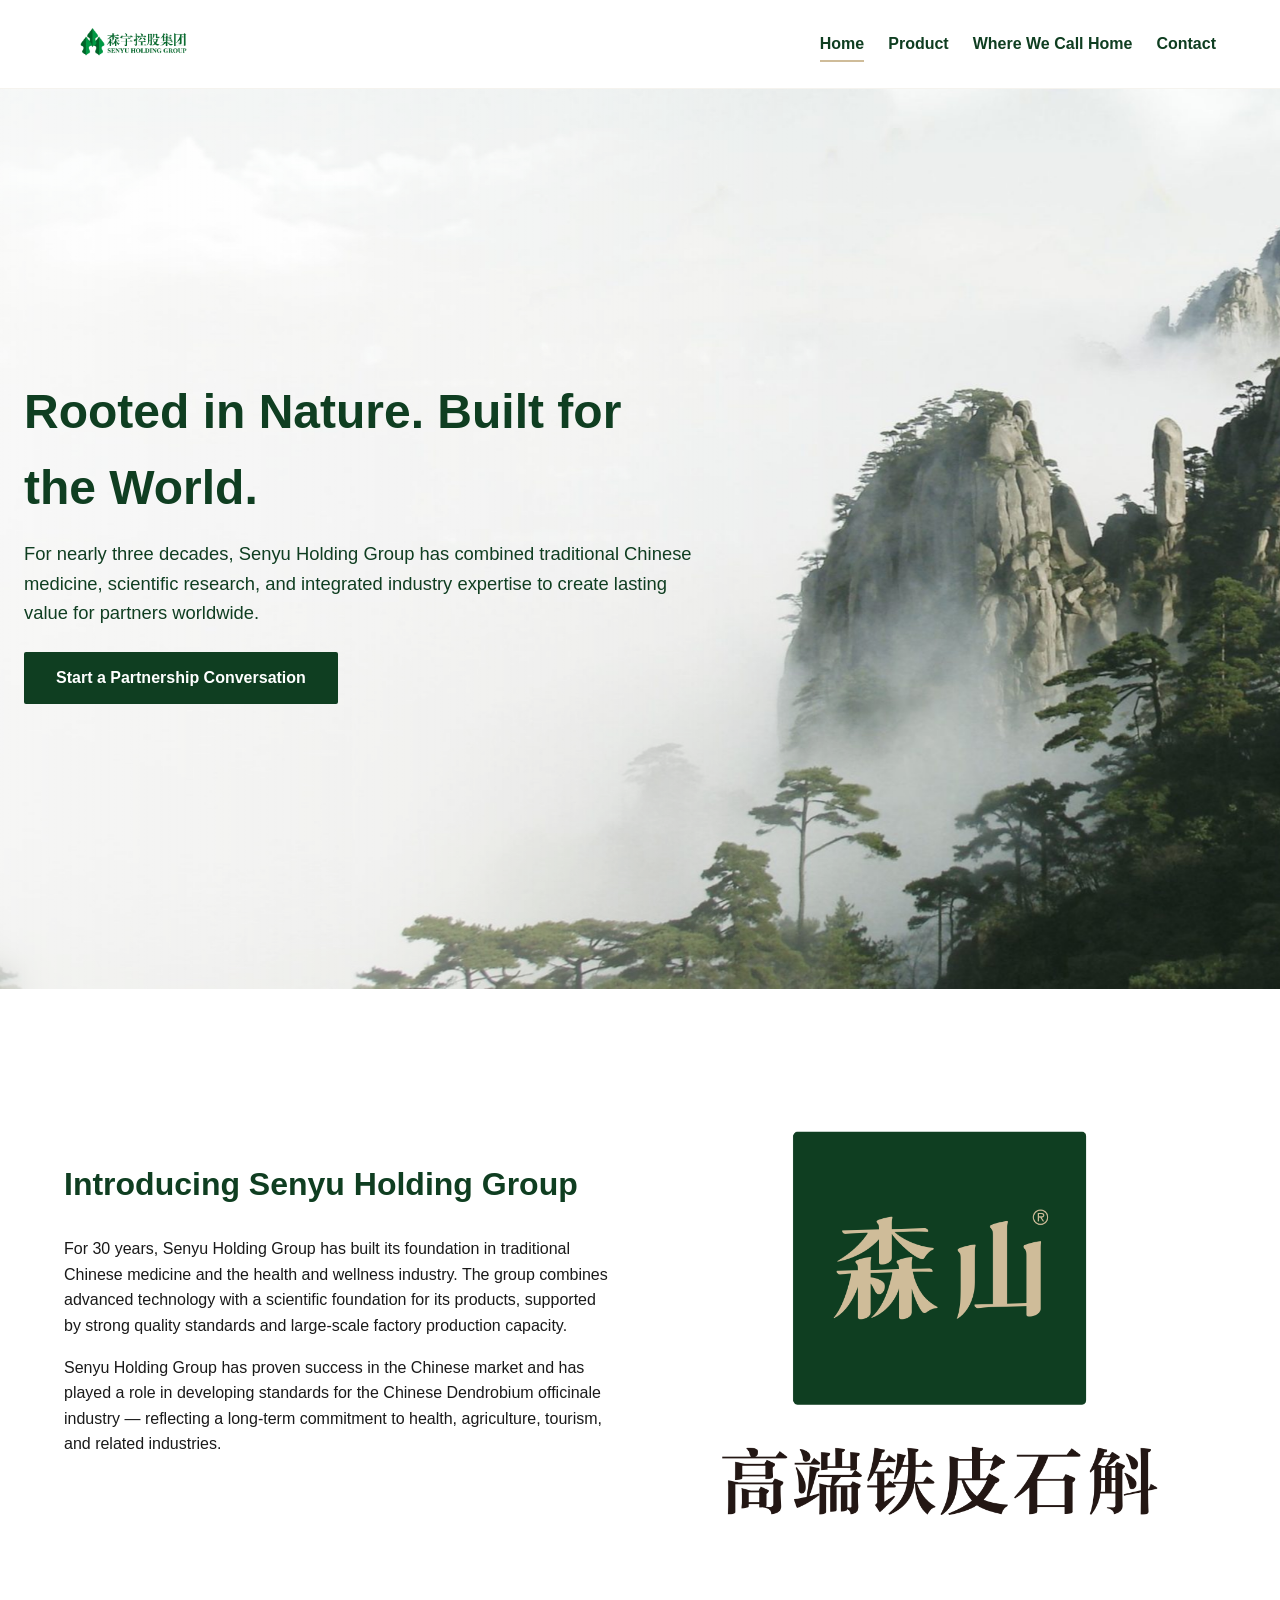
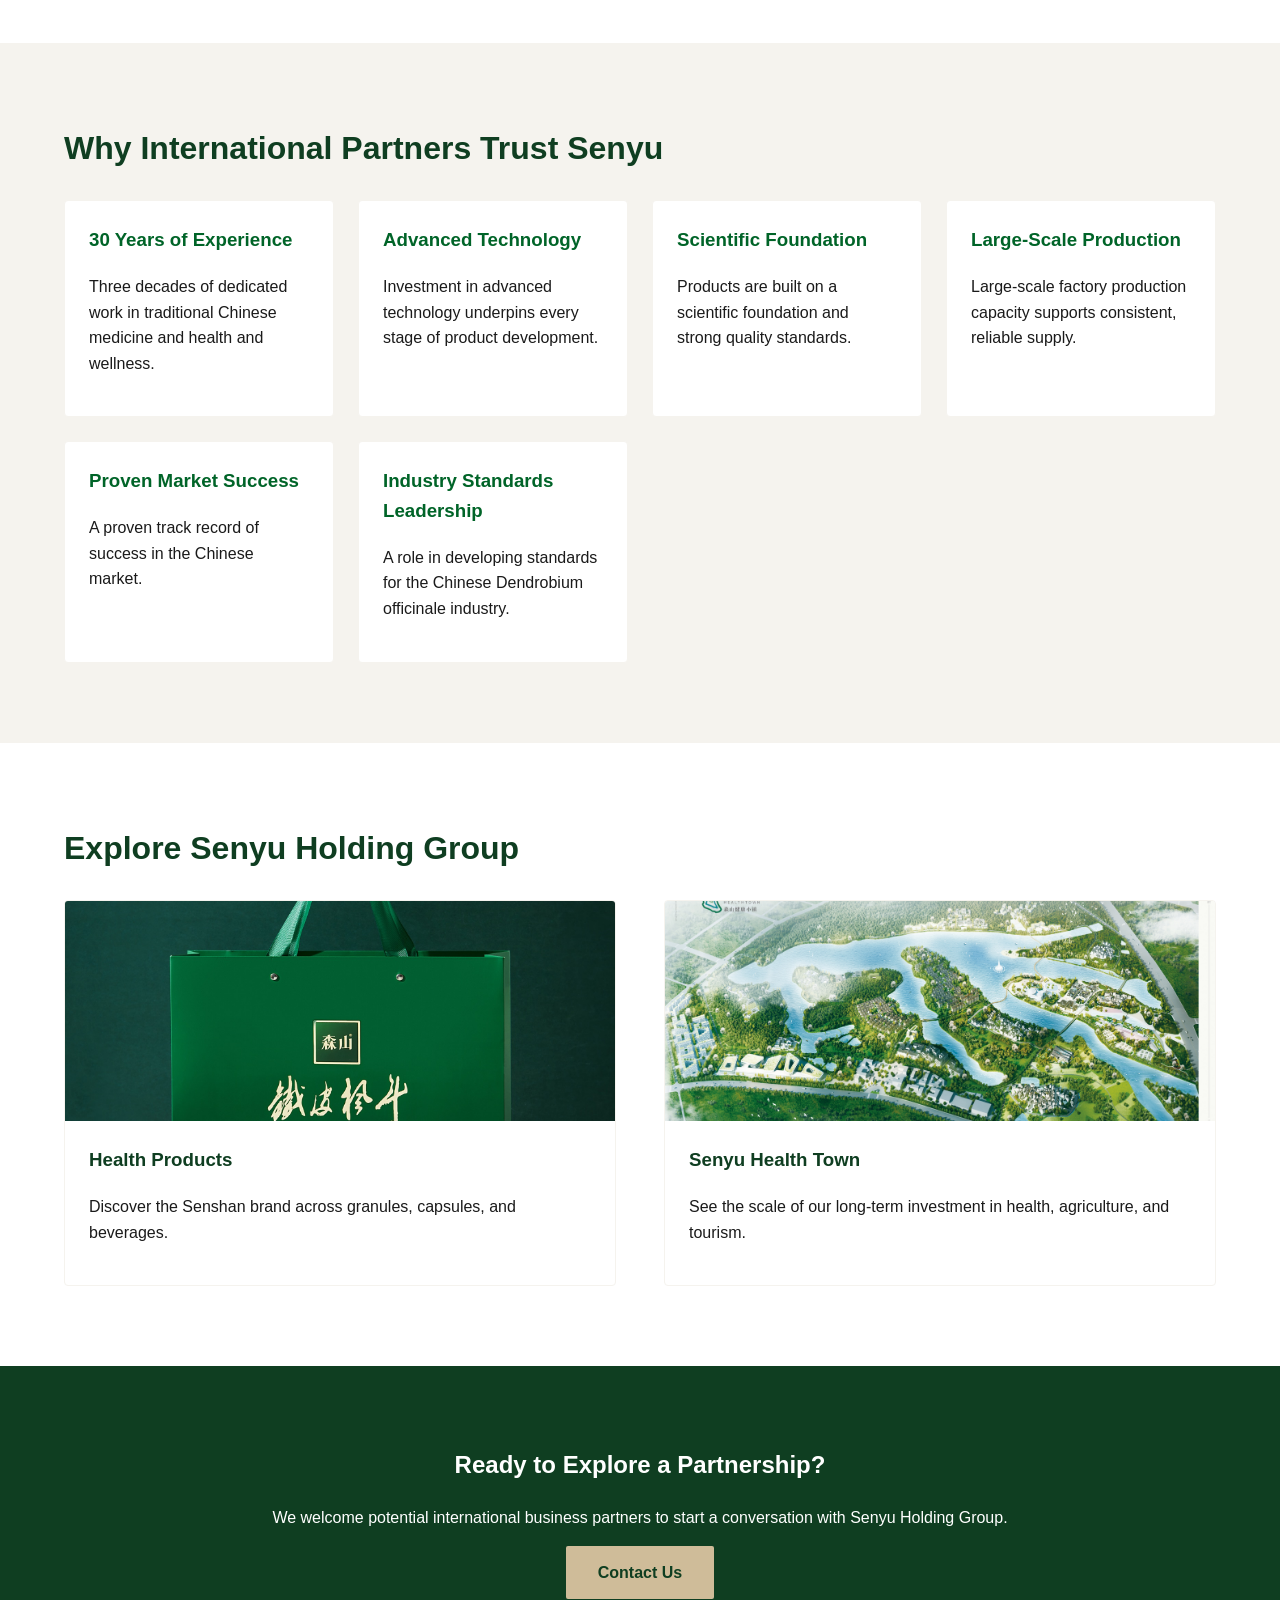
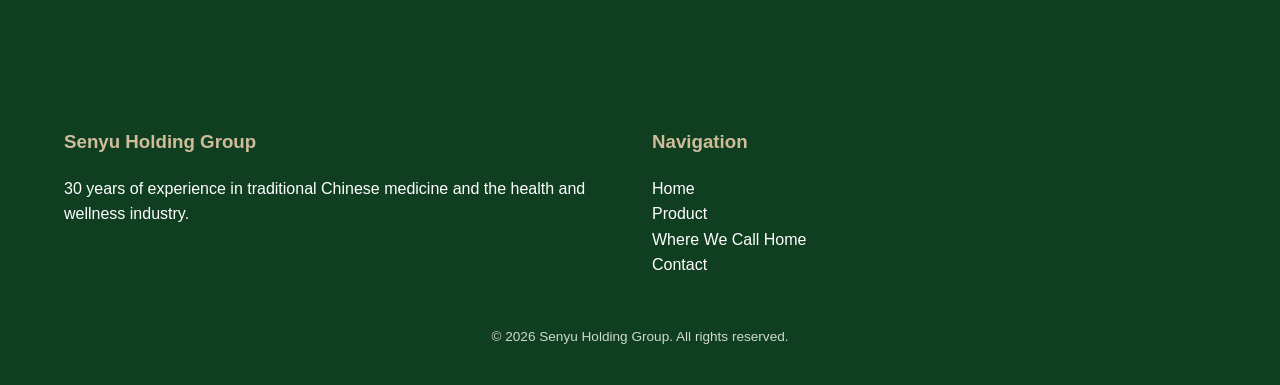
<file: index.html>
<!DOCTYPE html>
<html lang="en">
<head>
  <meta charset="UTF-8">
  <meta name="viewport" content="width=device-width, initial-scale=1.0">
  <title>Senyu Holding Group | 30 Years in Traditional Chinese Medicine &amp; Wellness</title>
  <meta name="description" content="Senyu Holding Group is a Chinese company with 30 years of experience in traditional Chinese medicine and the health and wellness industry, home to the Senshan health product brand.">
  <link rel="icon" type="image/png" href="photo/branding/favicon.png">
  <link rel="stylesheet" href="stylesheets/styles.css">
</head>
<body>

  <header class="site-header">
    <div class="container">
      <a class="site-logo" href="index.html">
        <img src="photo/branding/senyu-logo-horizontal.png" alt="Senyu Holding Group logo">
      </a>
      <button class="nav-toggle" aria-label="Toggle navigation" aria-expanded="false" aria-controls="primary-navigation">&#9776;</button>
      <nav class="site-nav" id="primary-navigation">
        <ul>
          <li><a href="index.html" aria-current="page">Home</a></li>
          <li><a href="products.html">Product</a></li>
          <li><a href="health-town.html">Where We Call Home</a></li>
          <li><a href="contact.html">Contact</a></li>
        </ul>
      </nav>
    </div>
  </header>

  <main>

    <section class="hero hero--home">
      <div class="hero-media" style="background-image: url('photo/branding/senshan-mountain-hero.jpg');" aria-hidden="true"></div>
      <div class="hero-content">
        <h1>Rooted in Nature. Built for the World.</h1>
        <p>For nearly three decades, Senyu Holding Group has combined traditional Chinese medicine, scientific research, and integrated industry expertise to create lasting value for partners worldwide.</p>
        <a class="btn" href="contact.html">Start a Partnership Conversation</a>
      </div>
    </section>

    <section>
      <div class="container two-col">
        <div>
          <h2 class="section-title">Introducing Senyu Holding Group</h2>
          <p>For 30 years, Senyu Holding Group has built its foundation in traditional Chinese medicine and the health and wellness industry. The group combines advanced technology with a scientific foundation for its products, supported by strong quality standards and large-scale factory production capacity.</p>
          <p>Senyu Holding Group has proven success in the Chinese market and has played a role in developing standards for the Chinese Dendrobium officinale industry &mdash; reflecting a long-term commitment to health, agriculture, tourism, and related industries.</p>
        </div>
        <div>
          <img src="photo/branding/senshan-logo-gold-on-green.png" alt="Senshan brand mark, the health product brand of Senyu Holding Group">
        </div>
      </div>
    </section>

    <section class="alt">
      <div class="container">
        <h2 class="section-title">Why International Partners Trust Senyu</h2>
        <div class="facts-grid">
          <div class="fact-card">
            <h3>30 Years of Experience</h3>
            <p>Three decades of dedicated work in traditional Chinese medicine and health and wellness.</p>
          </div>
          <div class="fact-card">
            <h3>Advanced Technology</h3>
            <p>Investment in advanced technology underpins every stage of product development.</p>
          </div>
          <div class="fact-card">
            <h3>Scientific Foundation</h3>
            <p>Products are built on a scientific foundation and strong quality standards.</p>
          </div>
          <div class="fact-card">
            <h3>Large-Scale Production</h3>
            <p>Large-scale factory production capacity supports consistent, reliable supply.</p>
          </div>
          <div class="fact-card">
            <h3>Proven Market Success</h3>
            <p>A proven track record of success in the Chinese market.</p>
          </div>
          <div class="fact-card">
            <h3>Industry Standards Leadership</h3>
            <p>A role in developing standards for the Chinese Dendrobium officinale industry.</p>
          </div>
        </div>
      </div>
    </section>

    <section>
      <div class="container">
        <h2 class="section-title">Explore Senyu Holding Group</h2>
        <div class="promo-grid">
          <a class="promo-card" href="products.html">
            <img src="photo/granules/24pack/packaging.jpg" alt="Senshan health product packaging">
            <div class="promo-card-body">
              <h3>Health Products</h3>
              <p>Discover the Senshan brand across granules, capsules, and beverages.</p>
            </div>
          </a>
          <a class="promo-card" href="health-town.html">
            <img src="photo/branding/senshan-healthtown-masterplan.jpg" alt="Senyu Health Town masterplan illustration">
            <div class="promo-card-body">
              <h3>Senyu Health Town</h3>
              <p>See the scale of our long-term investment in health, agriculture, and tourism.</p>
            </div>
          </a>
        </div>
      </div>
    </section>

    <section class="cta-band">
      <div class="container">
        <h2>Ready to Explore a Partnership?</h2>
        <p>We welcome potential international business partners to start a conversation with Senyu Holding Group.</p>
        <a class="btn" href="contact.html">Contact Us</a>
      </div>
    </section>

  </main>

  <footer class="site-footer">
    <div class="container footer-grid">
      <div>
        <h3>Senyu Holding Group</h3>
        <p>30 years of experience in traditional Chinese medicine and the health and wellness industry.</p>
      </div>
      <div>
        <h3>Navigation</h3>
        <nav>
          <ul>
            <li><a href="index.html">Home</a></li>
            <li><a href="products.html">Product</a></li>
            <li><a href="health-town.html">Where We Call Home</a></li>
            <li><a href="contact.html">Contact</a></li>
          </ul>
        </nav>
      </div>
    </div>
    <p class="footer-bottom">&copy; 2026 Senyu Holding Group. All rights reserved.</p>
  </footer>

  <script src="script.js"></script>
</body>
</html>
</file>
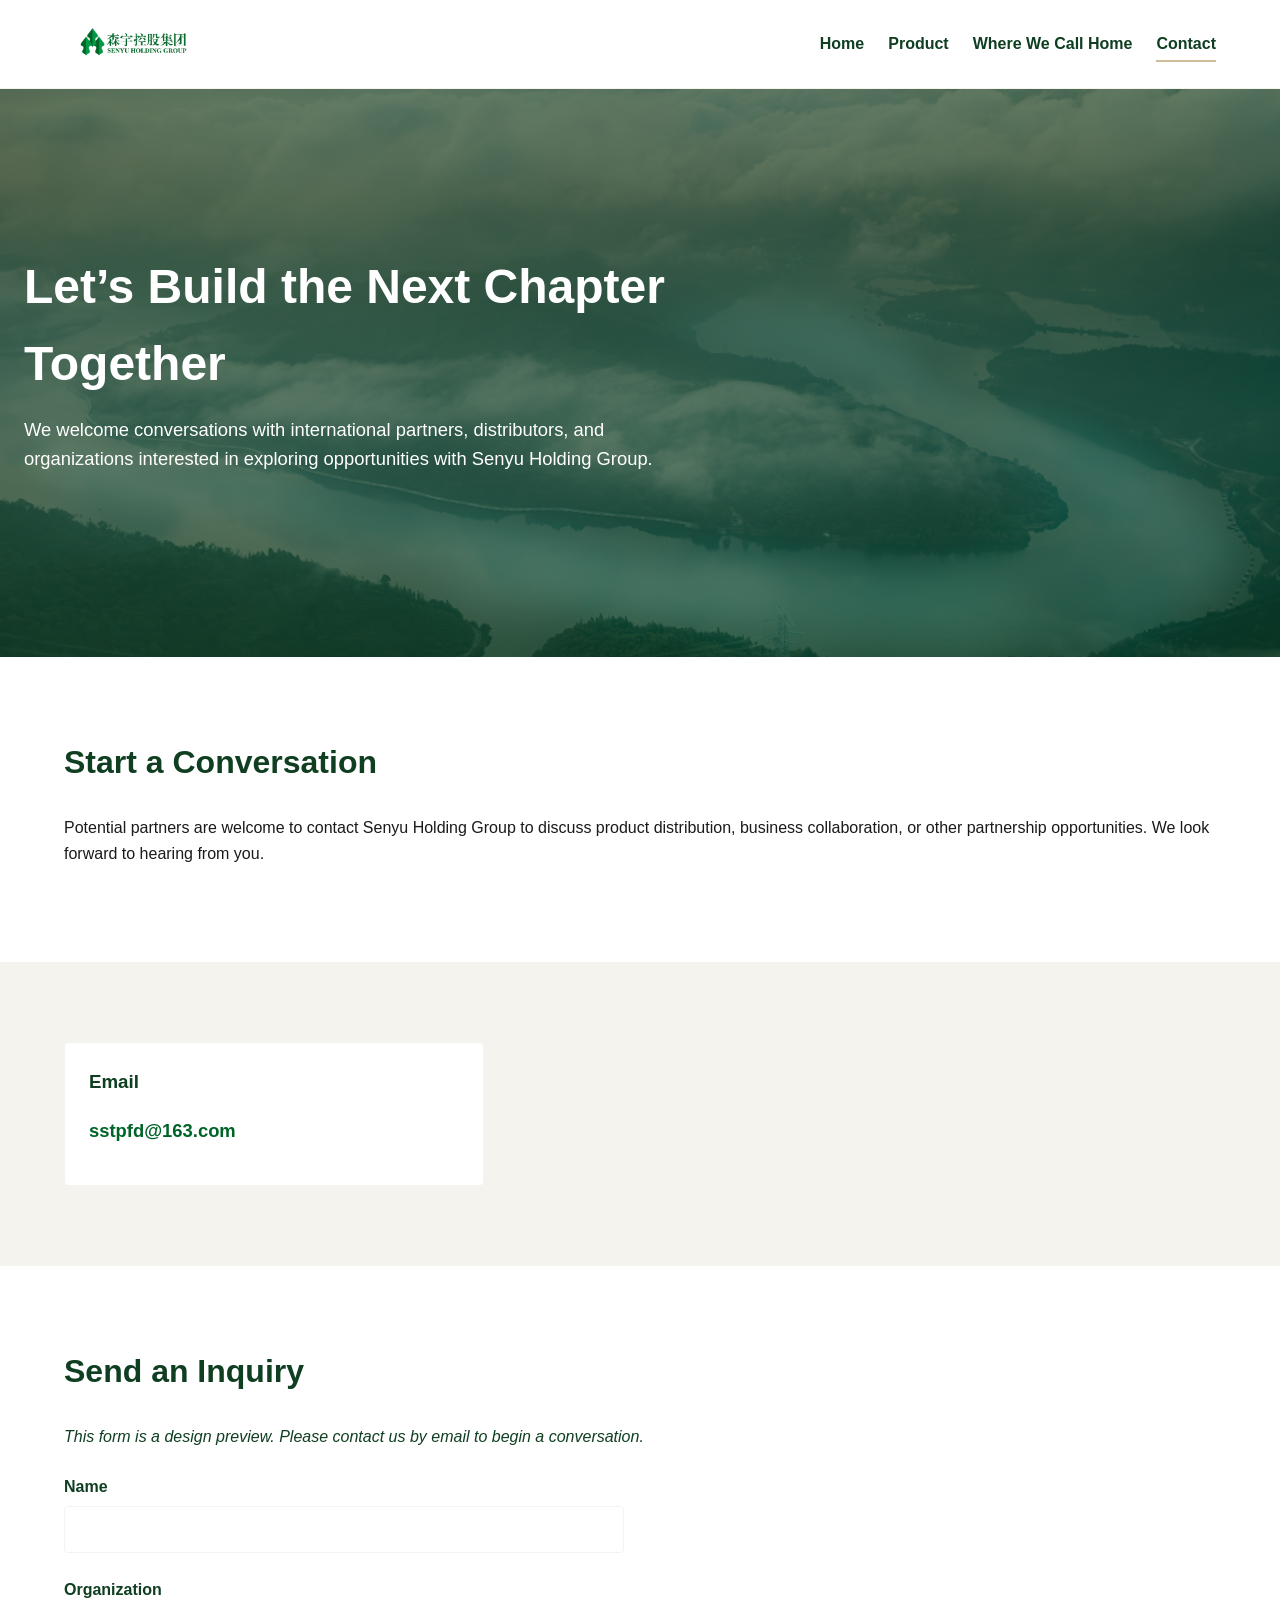
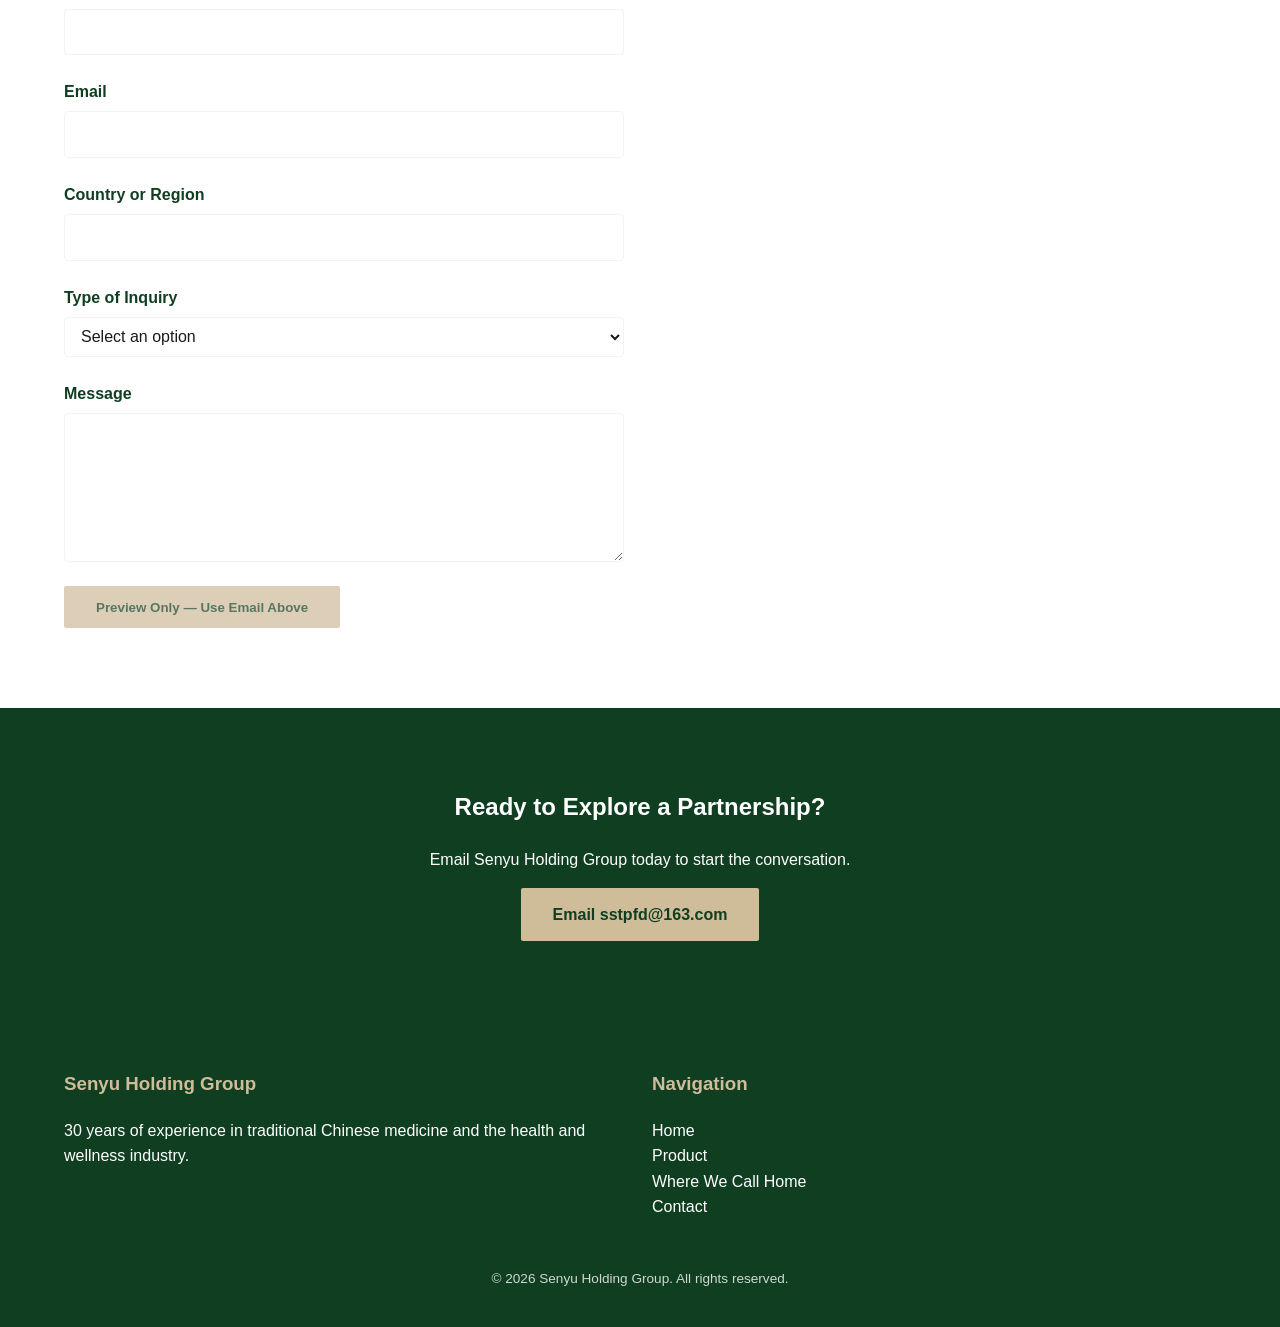
<file: contact.html>
<!DOCTYPE html>
<html lang="en">
<head>
  <meta charset="UTF-8">
  <meta name="viewport" content="width=device-width, initial-scale=1.0">
  <title>Contact | Senyu Holding Group</title>
  <meta name="description" content="Contact Senyu Holding Group to start a partnership conversation about product distribution, business collaboration, or other opportunities.">
  <link rel="icon" type="image/png" href="photo/branding/favicon.png">
  <link rel="stylesheet" href="stylesheets/styles.css">
</head>
<body>

  <header class="site-header">
    <div class="container">
      <a class="site-logo" href="index.html">
        <img src="photo/branding/senyu-logo-horizontal.png" alt="Senyu Holding Group logo">
      </a>
      <button class="nav-toggle" aria-label="Toggle navigation" aria-expanded="false" aria-controls="primary-navigation">&#9776;</button>
      <nav class="site-nav" id="primary-navigation">
        <ul>
          <li><a href="index.html">Home</a></li>
          <li><a href="products.html">Product</a></li>
          <li><a href="health-town.html">Where We Call Home</a></li>
          <li><a href="contact.html" aria-current="page">Contact</a></li>
        </ul>
      </nav>
    </div>
  </header>

  <main>

    <section class="hero" style="background-image: url('photo/branding/lishui-base-aerial.jpg');">
      <div class="hero-content">
        <h1>Let&rsquo;s Build the Next Chapter Together</h1>
        <p>We welcome conversations with international partners, distributors, and organizations interested in exploring opportunities with Senyu Holding Group.</p>
      </div>
    </section>

    <section>
      <div class="container">
        <h2 class="section-title">Start a Conversation</h2>
        <p>Potential partners are welcome to contact Senyu Holding Group to discuss product distribution, business collaboration, or other partnership opportunities. We look forward to hearing from you.</p>
      </div>
    </section>

    <section class="alt">
      <div class="container">
        <div class="contact-card">
          <h3>Email</h3>
          <p><a class="contact-email" href="mailto:sstpfd@163.com">sstpfd@163.com</a></p>
        </div>
      </div>
    </section>

    <section>
      <div class="container">
        <h2 class="section-title">Send an Inquiry</h2>
        <p class="form-note">This form is a design preview. Please contact us by email to begin a conversation.</p>
        <form class="inquiry-form" novalidate>
          <div class="form-field">
            <label for="contact-name">Name</label>
            <input type="text" id="contact-name" name="name" autocomplete="name">
          </div>
          <div class="form-field">
            <label for="contact-org">Organization</label>
            <input type="text" id="contact-org" name="organization" autocomplete="organization">
          </div>
          <div class="form-field">
            <label for="contact-email">Email</label>
            <input type="email" id="contact-email" name="email" autocomplete="email">
          </div>
          <div class="form-field">
            <label for="contact-region">Country or Region</label>
            <input type="text" id="contact-region" name="region" autocomplete="country-name">
          </div>
          <div class="form-field">
            <label for="contact-type">Type of Inquiry</label>
            <select id="contact-type" name="inquiry-type">
              <option value="">Select an option</option>
              <option value="distribution">Product Distribution</option>
              <option value="collaboration">Business Collaboration</option>
              <option value="other">Other Partnership Opportunity</option>
            </select>
          </div>
          <div class="form-field">
            <label for="contact-message">Message</label>
            <textarea id="contact-message" name="message" rows="5"></textarea>
          </div>
          <button type="button" class="btn" disabled>Preview Only &mdash; Use Email Above</button>
        </form>
      </div>
    </section>

    <section class="cta-band">
      <div class="container">
        <h2>Ready to Explore a Partnership?</h2>
        <p>Email Senyu Holding Group today to start the conversation.</p>
        <a class="btn" href="mailto:sstpfd@163.com">Email sstpfd@163.com</a>
      </div>
    </section>

  </main>

  <footer class="site-footer">
    <div class="container footer-grid">
      <div>
        <h3>Senyu Holding Group</h3>
        <p>30 years of experience in traditional Chinese medicine and the health and wellness industry.</p>
      </div>
      <div>
        <h3>Navigation</h3>
        <nav>
          <ul>
            <li><a href="index.html">Home</a></li>
            <li><a href="products.html">Product</a></li>
            <li><a href="health-town.html">Where We Call Home</a></li>
            <li><a href="contact.html">Contact</a></li>
          </ul>
        </nav>
      </div>
    </div>
    <p class="footer-bottom">&copy; 2026 Senyu Holding Group. All rights reserved.</p>
  </footer>

  <script src="script.js"></script>
</body>
</html>
</file>
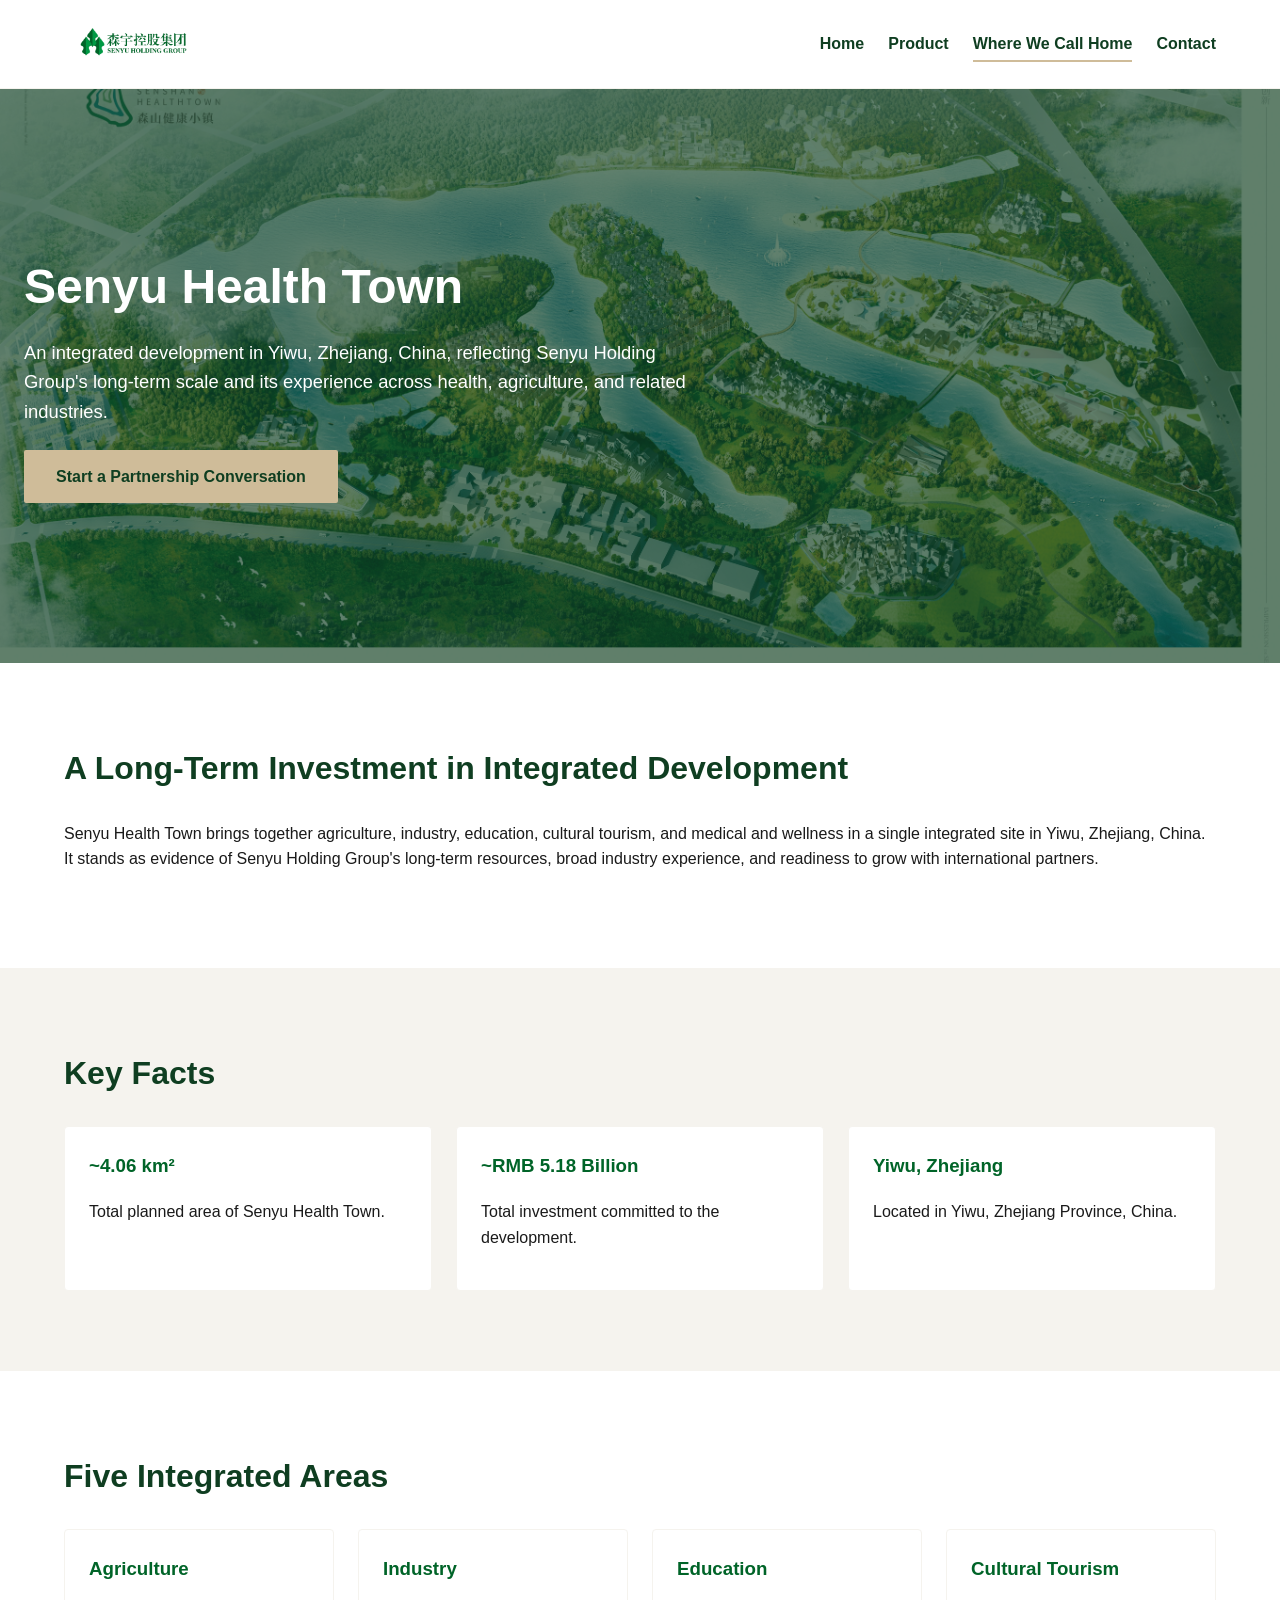
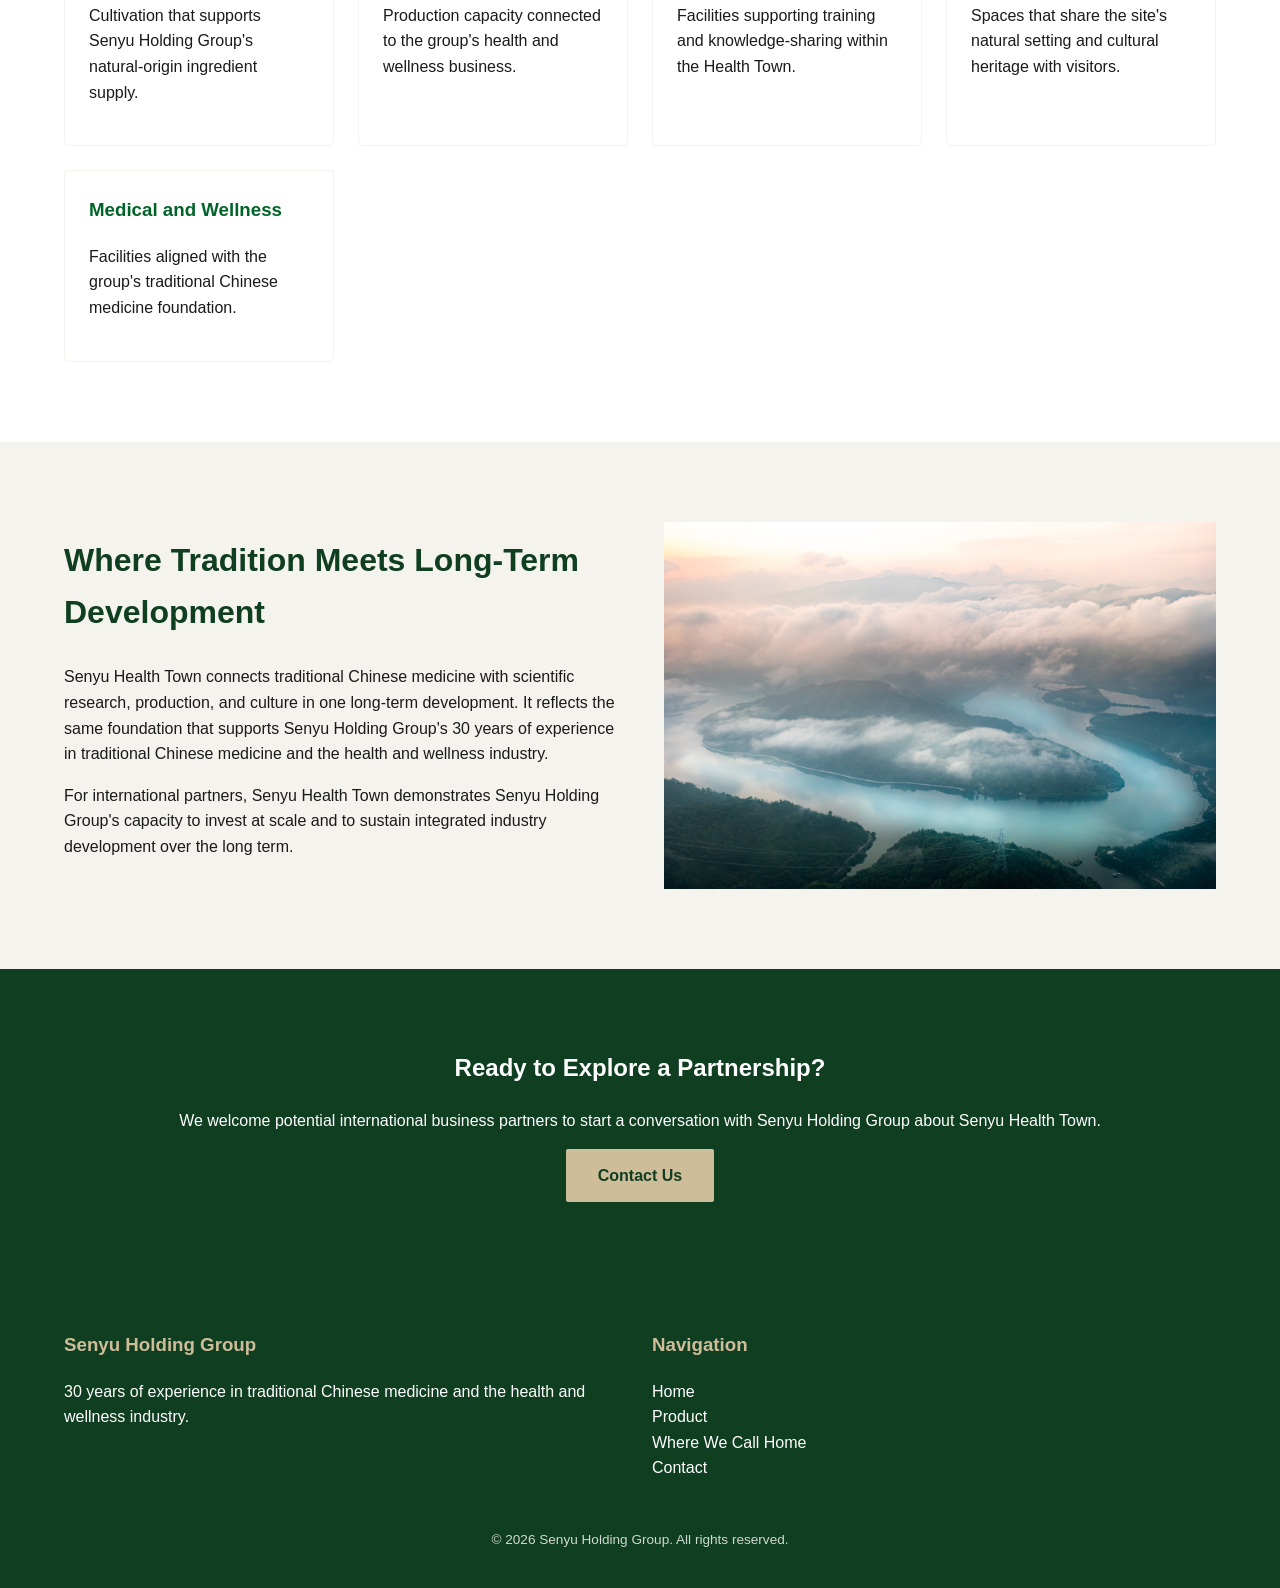
<file: health-town.html>
<!DOCTYPE html>
<html lang="en">
<head>
  <meta charset="UTF-8">
  <meta name="viewport" content="width=device-width, initial-scale=1.0">
  <title>Senyu Health Town | Senyu Holding Group</title>
  <meta name="description" content="Senyu Health Town is Senyu Holding Group's integrated development in Yiwu, Zhejiang, China, spanning agriculture, industry, education, cultural tourism, and medical and wellness.">
  <link rel="icon" type="image/png" href="photo/branding/favicon.png">
  <link rel="stylesheet" href="stylesheets/styles.css">
</head>
<body>

  <header class="site-header">
    <div class="container">
      <a class="site-logo" href="index.html">
        <img src="photo/branding/senyu-logo-horizontal.png" alt="Senyu Holding Group logo">
      </a>
      <button class="nav-toggle" aria-label="Toggle navigation" aria-expanded="false" aria-controls="primary-navigation">&#9776;</button>
      <nav class="site-nav" id="primary-navigation">
        <ul>
          <li><a href="index.html">Home</a></li>
          <li><a href="products.html">Product</a></li>
          <li><a href="health-town.html" aria-current="page">Where We Call Home</a></li>
          <li><a href="contact.html">Contact</a></li>
        </ul>
      </nav>
    </div>
  </header>

  <main>

    <section class="hero" style="background-image: url('photo/branding/senshan-healthtown-masterplan.jpg');">
      <div class="hero-content">
        <h1>Senyu Health Town</h1>
        <p>An integrated development in Yiwu, Zhejiang, China, reflecting Senyu Holding Group's long-term scale and its experience across health, agriculture, and related industries.</p>
        <a class="btn" href="contact.html">Start a Partnership Conversation</a>
      </div>
    </section>

    <section>
      <div class="container">
        <h2 class="section-title">A Long-Term Investment in Integrated Development</h2>
        <p>Senyu Health Town brings together agriculture, industry, education, cultural tourism, and medical and wellness in a single integrated site in Yiwu, Zhejiang, China. It stands as evidence of Senyu Holding Group's long-term resources, broad industry experience, and readiness to grow with international partners.</p>
      </div>
    </section>

    <section class="alt">
      <div class="container">
        <h2 class="section-title">Key Facts</h2>
        <div class="facts-grid">
          <div class="fact-card">
            <h3>~4.06 km&sup2;</h3>
            <p>Total planned area of Senyu Health Town.</p>
          </div>
          <div class="fact-card">
            <h3>~RMB 5.18 Billion</h3>
            <p>Total investment committed to the development.</p>
          </div>
          <div class="fact-card">
            <h3>Yiwu, Zhejiang</h3>
            <p>Located in Yiwu, Zhejiang Province, China.</p>
          </div>
        </div>
      </div>
    </section>

    <section>
      <div class="container">
        <h2 class="section-title">Five Integrated Areas</h2>
        <div class="facts-grid">
          <div class="fact-card">
            <h3>Agriculture</h3>
            <p>Cultivation that supports Senyu Holding Group's natural-origin ingredient supply.</p>
          </div>
          <div class="fact-card">
            <h3>Industry</h3>
            <p>Production capacity connected to the group's health and wellness business.</p>
          </div>
          <div class="fact-card">
            <h3>Education</h3>
            <p>Facilities supporting training and knowledge-sharing within the Health Town.</p>
          </div>
          <div class="fact-card">
            <h3>Cultural Tourism</h3>
            <p>Spaces that share the site's natural setting and cultural heritage with visitors.</p>
          </div>
          <div class="fact-card">
            <h3>Medical and Wellness</h3>
            <p>Facilities aligned with the group's traditional Chinese medicine foundation.</p>
          </div>
        </div>
      </div>
    </section>

    <section class="alt">
      <div class="container two-col">
        <div>
          <h2 class="section-title">Where Tradition Meets Long-Term Development</h2>
          <p>Senyu Health Town connects traditional Chinese medicine with scientific research, production, and culture in one long-term development. It reflects the same foundation that supports Senyu Holding Group's 30 years of experience in traditional Chinese medicine and the health and wellness industry.</p>
          <p>For international partners, Senyu Health Town demonstrates Senyu Holding Group's capacity to invest at scale and to sustain integrated industry development over the long term.</p>
        </div>
        <div>
          <img src="photo/branding/lishui-base-aerial.jpg" alt="Aerial view of a Senyu Holding Group site in Zhejiang, China">
        </div>
      </div>
    </section>

    <section class="cta-band">
      <div class="container">
        <h2>Ready to Explore a Partnership?</h2>
        <p>We welcome potential international business partners to start a conversation with Senyu Holding Group about Senyu Health Town.</p>
        <a class="btn" href="contact.html">Contact Us</a>
      </div>
    </section>

  </main>

  <footer class="site-footer">
    <div class="container footer-grid">
      <div>
        <h3>Senyu Holding Group</h3>
        <p>30 years of experience in traditional Chinese medicine and the health and wellness industry.</p>
      </div>
      <div>
        <h3>Navigation</h3>
        <nav>
          <ul>
            <li><a href="index.html">Home</a></li>
            <li><a href="products.html">Product</a></li>
            <li><a href="health-town.html">Where We Call Home</a></li>
            <li><a href="contact.html">Contact</a></li>
          </ul>
        </nav>
      </div>
    </div>
    <p class="footer-bottom">&copy; 2026 Senyu Holding Group. All rights reserved.</p>
  </footer>

  <script src="script.js"></script>
</body>
</html>
</file>
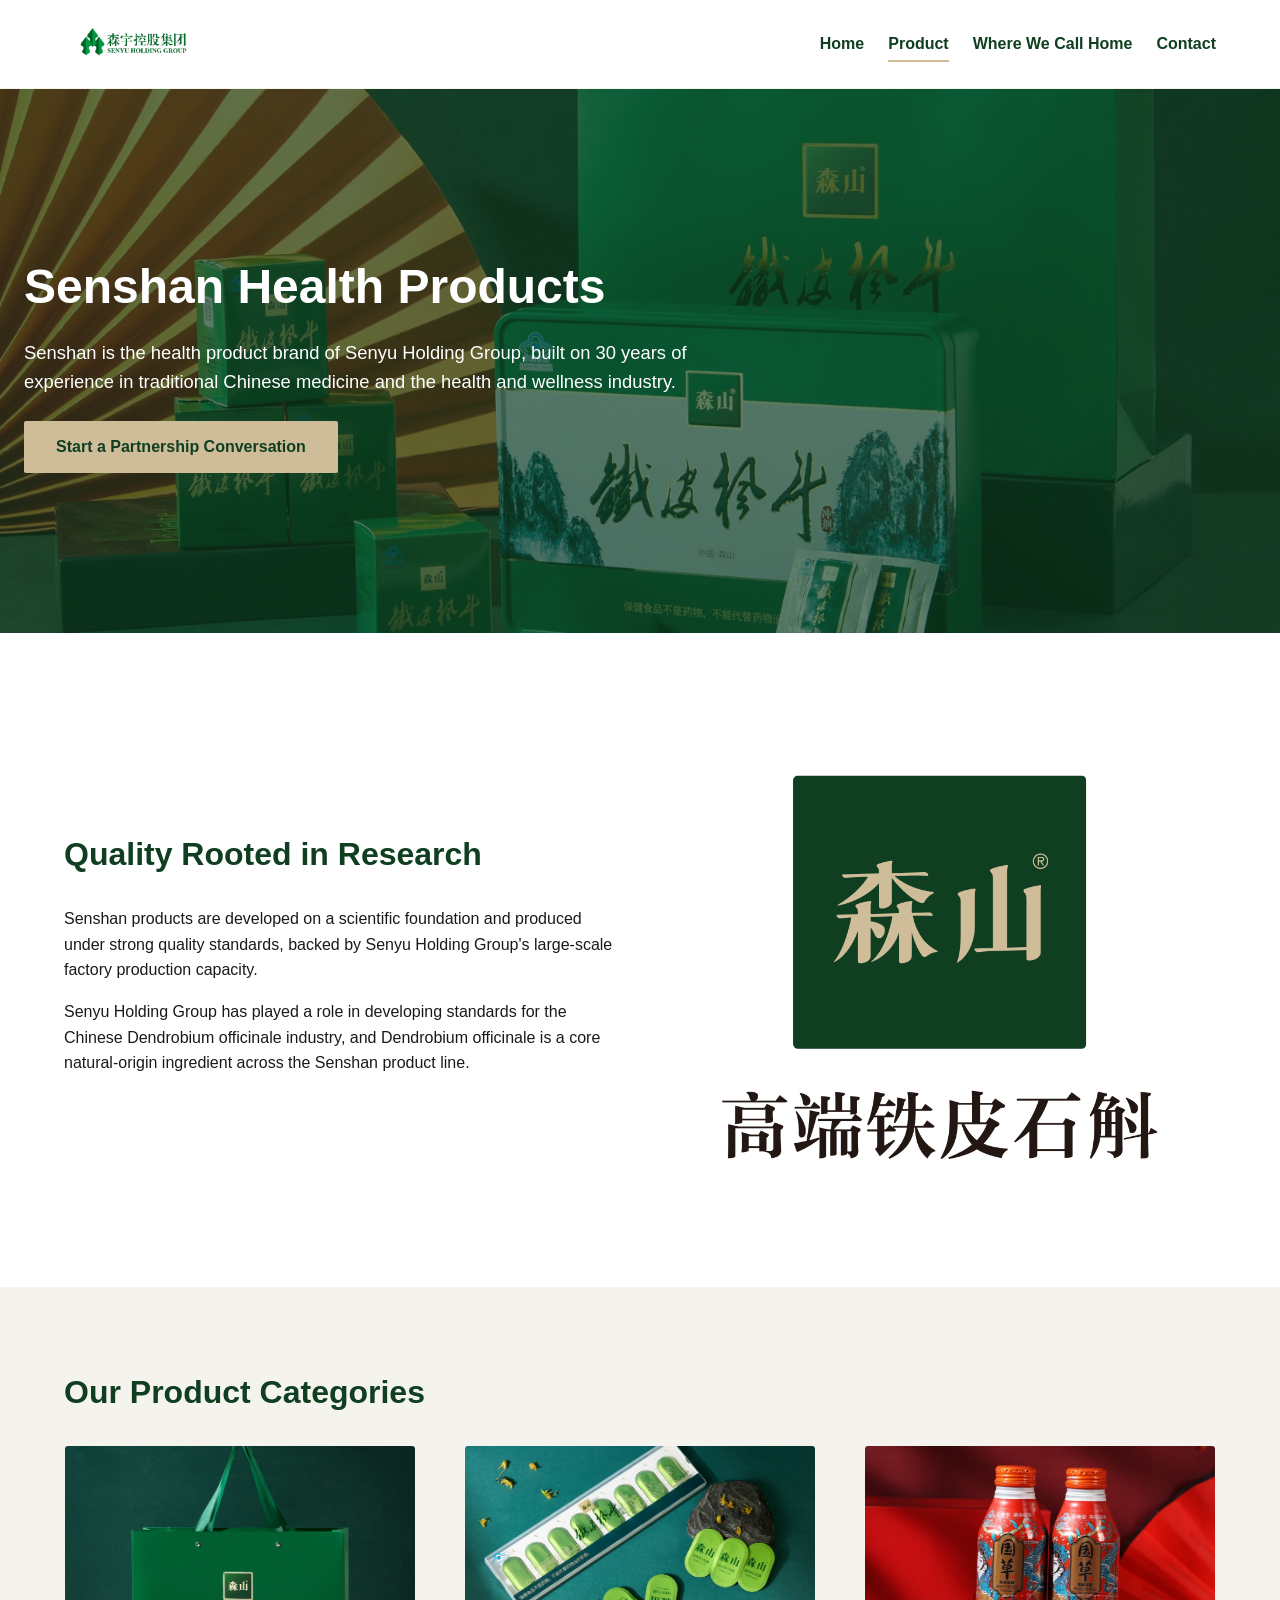
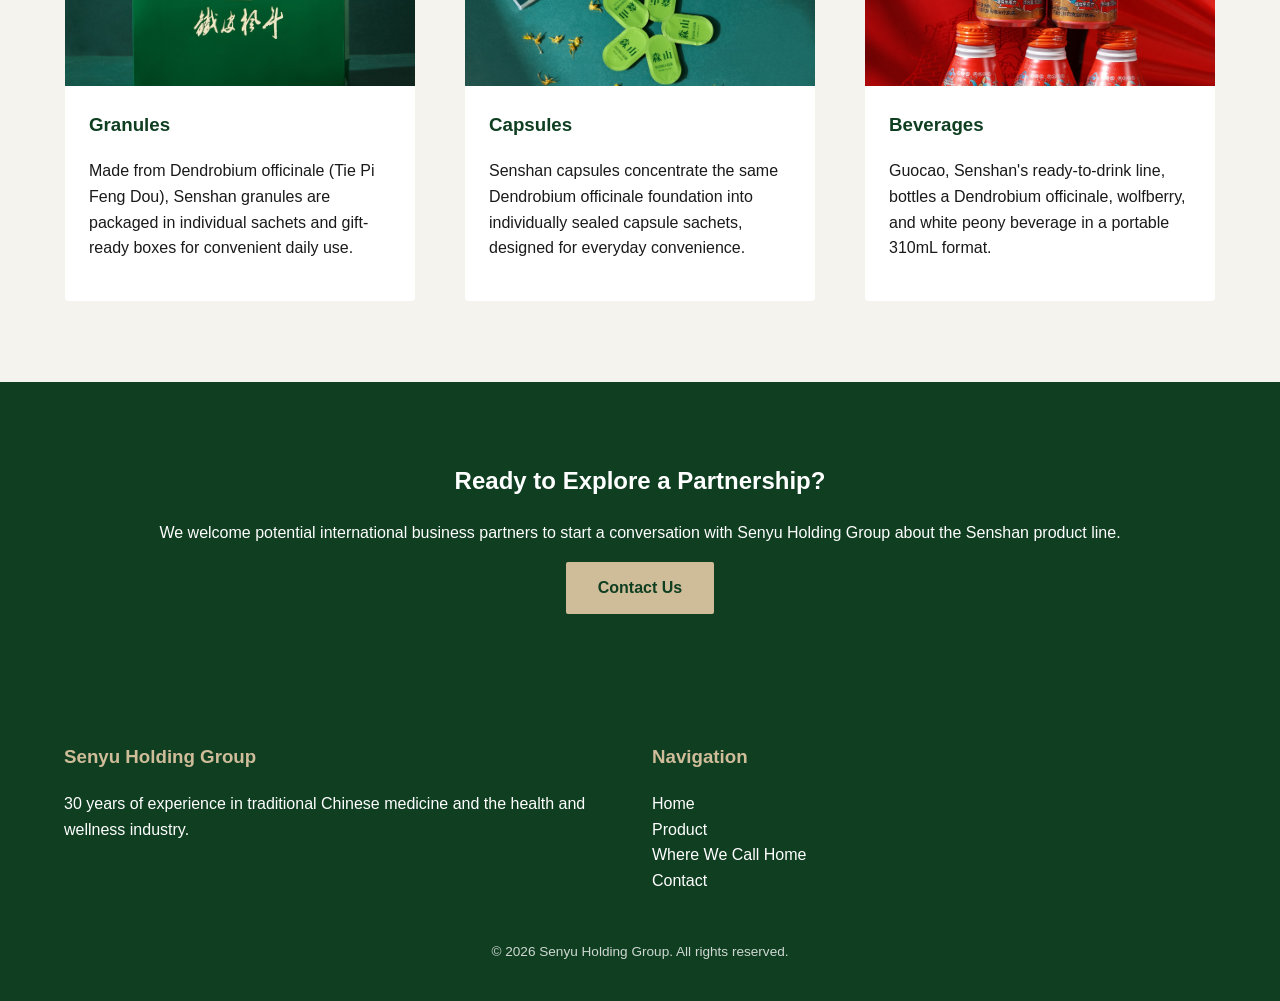
<file: products.html>
<!DOCTYPE html>
<html lang="en">
<head>
  <meta charset="UTF-8">
  <meta name="viewport" content="width=device-width, initial-scale=1.0">
  <title>Health Products | Senshan by Senyu Holding Group</title>
  <meta name="description" content="Senshan is the health product brand of Senyu Holding Group, offering Dendrobium officinale granules, capsules, and the Guocao ready-to-drink beverage line.">
  <link rel="icon" type="image/png" href="photo/branding/favicon.png">
  <link rel="stylesheet" href="stylesheets/styles.css">
</head>
<body>

  <header class="site-header">
    <div class="container">
      <a class="site-logo" href="index.html">
        <img src="photo/branding/senyu-logo-horizontal.png" alt="Senyu Holding Group logo">
      </a>
      <button class="nav-toggle" aria-label="Toggle navigation" aria-expanded="false" aria-controls="primary-navigation">&#9776;</button>
      <nav class="site-nav" id="primary-navigation">
        <ul>
          <li><a href="index.html">Home</a></li>
          <li><a href="products.html" aria-current="page">Product</a></li>
          <li><a href="health-town.html">Where We Call Home</a></li>
          <li><a href="contact.html">Contact</a></li>
        </ul>
      </nav>
    </div>
  </header>

  <main>

    <section class="hero" style="background-image: url('photo/granules/24pack/scene_combining_1.jpg');">
      <div class="hero-content">
        <h1>Senshan Health Products</h1>
        <p>Senshan is the health product brand of Senyu Holding Group, built on 30 years of experience in traditional Chinese medicine and the health and wellness industry.</p>
        <a class="btn" href="contact.html">Start a Partnership Conversation</a>
      </div>
    </section>

    <section>
      <div class="container two-col">
        <div>
          <h2 class="section-title">Quality Rooted in Research</h2>
          <p>Senshan products are developed on a scientific foundation and produced under strong quality standards, backed by Senyu Holding Group's large-scale factory production capacity.</p>
          <p>Senyu Holding Group has played a role in developing standards for the Chinese Dendrobium officinale industry, and Dendrobium officinale is a core natural-origin ingredient across the Senshan product line.</p>
        </div>
        <div>
          <img src="photo/branding/senshan-logo-gold-on-green.png" alt="Senshan brand mark, the health product brand of Senyu Holding Group">
        </div>
      </div>
    </section>

    <section class="alt">
      <div class="container">
        <h2 class="section-title">Our Product Categories</h2>
        <div class="product-grid">
          <div class="product-card">
            <img src="photo/granules/24pack/packaging.jpg" alt="Senshan Dendrobium officinale granules gift packaging">
            <div class="product-card-body">
              <h3>Granules</h3>
              <p>Made from Dendrobium officinale (Tie Pi Feng Dou), Senshan granules are packaged in individual sachets and gift-ready boxes for convenient daily use.</p>
            </div>
          </div>
          <div class="product-card">
            <img src="photo/capsules/24count_vitality_pack/capsule_scene_pic_2.jpg" alt="Senshan Dendrobium officinale capsules in individually sealed sachets">
            <div class="product-card-body">
              <h3>Capsules</h3>
              <p>Senshan capsules concentrate the same Dendrobium officinale foundation into individually sealed capsule sachets, designed for everyday convenience.</p>
            </div>
          </div>
          <div class="product-card">
            <img src="photo/beverage/310mlX18bottle/JANB3357.JPG" alt="Guocao ready-to-drink Dendrobium officinale and wolfberry beverage bottles">
            <div class="product-card-body">
              <h3>Beverages</h3>
              <p>Guocao, Senshan's ready-to-drink line, bottles a Dendrobium officinale, wolfberry, and white peony beverage in a portable 310mL format.</p>
            </div>
          </div>
        </div>
      </div>
    </section>

    <section class="cta-band">
      <div class="container">
        <h2>Ready to Explore a Partnership?</h2>
        <p>We welcome potential international business partners to start a conversation with Senyu Holding Group about the Senshan product line.</p>
        <a class="btn" href="contact.html">Contact Us</a>
      </div>
    </section>

  </main>

  <footer class="site-footer">
    <div class="container footer-grid">
      <div>
        <h3>Senyu Holding Group</h3>
        <p>30 years of experience in traditional Chinese medicine and the health and wellness industry.</p>
      </div>
      <div>
        <h3>Navigation</h3>
        <nav>
          <ul>
            <li><a href="index.html">Home</a></li>
            <li><a href="products.html">Product</a></li>
            <li><a href="health-town.html">Where We Call Home</a></li>
            <li><a href="contact.html">Contact</a></li>
          </ul>
        </nav>
      </div>
    </div>
    <p class="footer-bottom">&copy; 2026 Senyu Holding Group. All rights reserved.</p>
  </footer>

  <script src="script.js"></script>
</body>
</html>
</file>
<file: stylesheets/styles.css>
/* Senyu Holding Group — shared stylesheet for all pages */

:root {
  --color-primary: #006428;
  --color-primary-dark: #0f3e21;
  --color-accent: #cfbc99;
  --color-bg: #ffffff;
  --color-bg-alt: #f5f3ee;
  --color-text: #1a1a1a;
  --color-text-light: #ffffff;
  --max-width: 1200px;
  --spacing-sm: 0.75rem;
  --spacing-md: 1.5rem;
  --spacing-lg: 3rem;
  --spacing-xl: 5rem;
  --font-base: "Helvetica Neue", Arial, sans-serif;
}

* {
  box-sizing: border-box;
}

body {
  margin: 0;
  font-family: var(--font-base);
  color: var(--color-text);
  background-color: var(--color-bg);
  line-height: 1.6;
}

img {
  max-width: 100%;
  display: block;
}

a {
  color: inherit;
}

.container {
  max-width: var(--max-width);
  margin: 0 auto;
  padding: 0 var(--spacing-md);
}

/* Header / Navigation */

.site-header {
  background-color: var(--color-bg);
  border-bottom: 1px solid var(--color-bg-alt);
  position: sticky;
  top: 0;
  z-index: 10;
}

.site-header .container {
  display: flex;
  align-items: center;
  justify-content: space-between;
  padding-top: var(--spacing-sm);
  padding-bottom: var(--spacing-sm);
}

.site-logo img {
  height: 64px;
  width: auto;
}

.site-nav ul {
  list-style: none;
  display: flex;
  gap: var(--spacing-md);
  margin: 0;
  padding: 0;
}

.site-nav a {
  text-decoration: none;
  font-weight: 600;
  color: var(--color-primary-dark);
  padding: 0.5rem 0;
  border-bottom: 2px solid transparent;
}

.site-nav a:hover,
.site-nav a[aria-current="page"] {
  border-bottom-color: var(--color-accent);
}

.nav-toggle {
  display: none;
  background: none;
  border: none;
  font-size: 1.75rem;
  color: var(--color-primary-dark);
  cursor: pointer;
}

/* Hero */

.hero {
  position: relative;
  color: var(--color-text-light);
  background-color: var(--color-primary-dark);
  background-size: cover;
  background-position: center 65%;
  min-height: 60vh;
  display: flex;
  align-items: center;
}

.hero::before {
  content: "";
  position: absolute;
  inset: 0;
  background: rgba(15, 62, 33, 0.65);
}

.hero-content {
  position: relative;
  z-index: 1;
  padding: var(--spacing-xl) var(--spacing-md);
  max-width: 720px;
}

.hero-content h1 {
  font-size: clamp(2rem, 5vw, 3rem);
  margin: 0 0 var(--spacing-sm);
}

.hero-content p {
  font-size: 1.15rem;
  margin: 0 0 var(--spacing-md);
}

/* Home hero: full-screen misty mountain with gentle parallax */

.hero--home {
  min-height: 100vh;
  min-height: 100svh;
  overflow: hidden;
  color: var(--color-primary-dark);
  background-color: var(--color-bg-alt);
}

.hero--home .hero-media {
  position: absolute;
  left: 0;
  right: 0;
  top: -20%;
  bottom: 0;
  z-index: 0;
  background-size: cover;
  background-position: 35% center;
  transform: translate3d(0, var(--hero-shift, 0px), 0);
  will-change: transform;
}

.hero--home::before {
  z-index: 1;
  background: linear-gradient(90deg, rgba(255, 255, 255, 0.55) 0%, rgba(255, 255, 255, 0.25) 45%, rgba(255, 255, 255, 0) 70%);
}

.hero--home .hero-content {
  z-index: 2;
}

.hero--home .btn {
  background-color: var(--color-primary-dark);
  color: var(--color-text-light);
}

@media (prefers-reduced-motion: reduce) {
  .hero--home .hero-media {
    transform: none;
  }
}

/* Buttons */

.btn {
  display: inline-block;
  padding: 0.85rem 2rem;
  background-color: var(--color-accent);
  color: var(--color-primary-dark);
  font-weight: 700;
  text-decoration: none;
  border-radius: 2px;
}

.btn:hover {
  opacity: 0.9;
}

/* Sections */

section {
  padding: var(--spacing-xl) 0;
}

section.alt {
  background-color: var(--color-bg-alt);
}

.section-title {
  color: var(--color-primary-dark);
  font-size: 2rem;
  margin-top: 0;
}

.two-col {
  display: grid;
  grid-template-columns: 1fr 1fr;
  gap: var(--spacing-lg);
  align-items: center;
}

/* Trust signals grid */

.facts-grid {
  display: grid;
  grid-template-columns: repeat(auto-fit, minmax(220px, 1fr));
  gap: var(--spacing-md);
  margin-top: var(--spacing-md);
}

.fact-card {
  background-color: var(--color-bg);
  border: 1px solid var(--color-bg-alt);
  border-radius: 4px;
  padding: var(--spacing-md);
}

.fact-card h3 {
  color: var(--color-primary);
  margin-top: 0;
}

/* Page links / promo cards */

.promo-grid {
  display: grid;
  grid-template-columns: repeat(auto-fit, minmax(280px, 1fr));
  gap: var(--spacing-lg);
  margin-top: var(--spacing-md);
}

.promo-card {
  display: block;
  text-decoration: none;
  color: var(--color-text);
  border-radius: 4px;
  overflow: hidden;
  border: 1px solid var(--color-bg-alt);
}

.promo-card img {
  width: 100%;
  height: 220px;
  object-fit: cover;
}

.promo-card-body {
  padding: var(--spacing-md);
}

.promo-card-body h3 {
  color: var(--color-primary-dark);
  margin-top: 0;
}

/* Product cards */

.product-grid {
  display: grid;
  grid-template-columns: repeat(auto-fit, minmax(260px, 1fr));
  gap: var(--spacing-lg);
  margin-top: var(--spacing-md);
}

.product-card {
  background-color: var(--color-bg);
  border-radius: 4px;
  overflow: hidden;
  border: 1px solid var(--color-bg-alt);
}

.product-card img {
  width: 100%;
  height: 240px;
  object-fit: cover;
}

.product-card-body {
  padding: var(--spacing-md);
}

.product-card-body h3 {
  color: var(--color-primary-dark);
  margin-top: 0;
}

/* Contact card */

.contact-card {
  background-color: var(--color-bg);
  border: 1px solid var(--color-bg-alt);
  border-radius: 4px;
  padding: var(--spacing-md);
  max-width: 420px;
}

.contact-card h3 {
  color: var(--color-primary-dark);
  margin-top: 0;
}

.contact-email {
  color: var(--color-primary);
  font-size: 1.15rem;
  font-weight: 700;
  text-decoration: none;
}

.contact-email:hover {
  text-decoration: underline;
}

/* Inquiry form */

.form-note {
  font-style: italic;
  color: var(--color-primary-dark);
}

.inquiry-form {
  display: grid;
  gap: var(--spacing-md);
  max-width: 560px;
  margin-top: var(--spacing-md);
}

.form-field {
  display: flex;
  flex-direction: column;
  gap: 0.4rem;
}

.form-field label {
  font-weight: 600;
  color: var(--color-primary-dark);
}

.form-field input,
.form-field select,
.form-field textarea {
  font: inherit;
  padding: 0.6rem 0.75rem;
  border: 1px solid var(--color-bg-alt);
  border-radius: 4px;
  background-color: var(--color-bg);
  color: var(--color-text);
}

.inquiry-form .btn {
  justify-self: start;
  border: none;
  cursor: not-allowed;
  opacity: 0.7;
}

/* CTA band */

.cta-band {
  background-color: var(--color-primary-dark);
  color: var(--color-text-light);
  text-align: center;
}

.cta-band h2 {
  margin-top: 0;
}

/* Footer */

.site-footer {
  background-color: var(--color-primary-dark);
  color: var(--color-text-light);
  padding: var(--spacing-lg) 0 var(--spacing-md);
}

.footer-grid {
  display: grid;
  grid-template-columns: repeat(auto-fit, minmax(200px, 1fr));
  gap: var(--spacing-md);
}

.footer-grid h3 {
  margin-top: 0;
  color: var(--color-accent);
}

.site-footer nav ul {
  list-style: none;
  margin: 0;
  padding: 0;
}

.site-footer nav a {
  text-decoration: none;
  color: var(--color-text-light);
}

.footer-bottom {
  text-align: center;
  margin-top: var(--spacing-lg);
  font-size: 0.85rem;
  opacity: 0.8;
}

/* Responsive */

@media (max-width: 768px) {
  .site-logo img {
    height: 48px;
  }

  .nav-toggle {
    display: block;
  }

  .site-nav {
    display: none;
    width: 100%;
  }

  .site-nav.is-open {
    display: block;
  }

  .site-nav ul {
    flex-direction: column;
    gap: 0;
  }

  .site-nav li {
    border-top: 1px solid var(--color-bg-alt);
  }

  .site-nav a {
    display: block;
    padding: var(--spacing-sm) 0;
  }

  .two-col {
    grid-template-columns: 1fr;
  }

  .hero--home {
    align-items: flex-start;
  }

  .hero--home .hero-media {
    background-position: 75% center;
  }

  .hero--home::before {
    background: linear-gradient(180deg, rgba(255, 255, 255, 0.8) 0%, rgba(255, 255, 255, 0.6) 60%, rgba(255, 255, 255, 0) 85%);
  }
}
</file>
